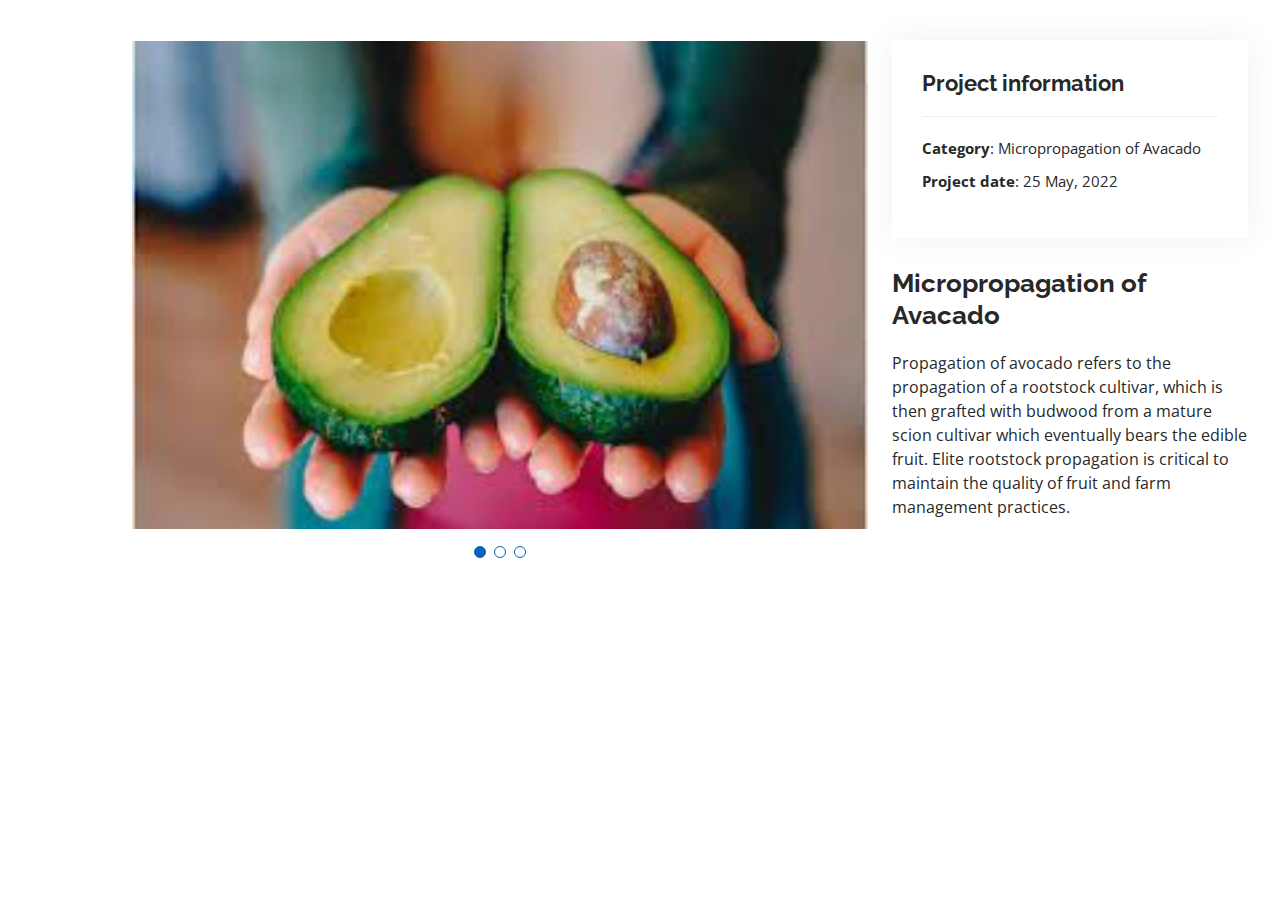
<file: portfolio-details.html>
<!DOCTYPE html>
<html lang="en">

<head>
  <meta charset="utf-8">
  <meta content="width=device-width, initial-scale=1.0" name="viewport">

  <title>Portfolio Details - Personal Bootstrap Template</title>
  <meta content="" name="description">
  <meta content="" name="keywords">

  <!-- Favicons -->
  <link href="assets/img/favicon.png" rel="icon">
  <link href="assets/img/apple-touch-icon.png" rel="apple-touch-icon">

  <!-- Google Fonts -->
  <link href="https://fonts.googleapis.com/css?family=Open+Sans:300,300i,400,400i,600,600i,700,700i|Raleway:300,300i,400,400i,500,500i,600,600i,700,700i|Poppins:300,300i,400,400i,500,500i,600,600i,700,700i" rel="stylesheet">

  <!-- Vendor CSS Files -->
  <link href="assets/vendor/aos/aos.css" rel="stylesheet">
  <link href="assets/vendor/bootstrap/css/bootstrap.min.css" rel="stylesheet">
  <link href="assets/vendor/bootstrap-icons/bootstrap-icons.css" rel="stylesheet">
  <link href="assets/vendor/boxicons/css/boxicons.min.css" rel="stylesheet">
  <link href="assets/vendor/glightbox/css/glightbox.min.css" rel="stylesheet">
  <link href="assets/vendor/swiper/swiper-bundle.min.css" rel="stylesheet">

  <!-- Template Main CSS File -->
  <link href="assets/css/style.css" rel="stylesheet">

  <!-- =======================================================
  * Template Name: MyResume - v4.7.0
  * Template URL: https://bootstrapmade.com/free-html-bootstrap-template-my-resume/
  * Author: BootstrapMade.com
  * License: https://bootstrapmade.com/license/
  ======================================================== -->
</head>

<body>

  <main id="main">

    <!-- ======= Portfolio Details Section ======= -->
    <section id="portfolio-details" class="portfolio-details">
      <div class="container">

        <div class="row gy-4">

          <div class="col-lg-8">
            <div class="portfolio-details-slider swiper">
              <div class="swiper-wrapper align-items-center">

                <div class="swiper-slide">
                  <img src="assets/img/portfolio/Avocado2.jpg" alt="">
                </div>

                <div class="swiper-slide">
                  <img src="assets/img/portfolio/Avocado.jpg" alt="">
                </div>

                <div class="swiper-slide">
                  <img src="assets/img/portfolio/Avocado3.jpg" alt="">
                </div>

              </div>
              <div class="swiper-pagination"></div>
            </div>
          </div>

          <div class="col-lg-4">
            <div class="portfolio-info">
              <h3>Project information</h3>
              <ul>
                <li><strong>Category</strong>: Micropropagation of Avacado</li>
                <li><strong>Project date</strong>: 25 May, 2022</li>
                
              </ul>
            </div>
            <div class="portfolio-description">
              <h2>Micropropagation of Avacado</h2>
              <p>
                Propagation of avocado refers to the propagation of a rootstock cultivar, which is then grafted with budwood from a mature scion cultivar which eventually bears the edible fruit. Elite rootstock propagation is critical to maintain the quality of fruit and farm management practices.</p>
            </div>
          </div>

        </div>

      </div>
    </section><!-- End Portfolio Details Section -->

  </main><!-- End #main -->

  <div id="preloader"></div>
  <a href="#" class="back-to-top d-flex align-items-center justify-content-center"><i class="bi bi-arrow-up-short"></i></a>

  <!-- Vendor JS Files -->
  <script src="assets/vendor/purecounter/purecounter.js"></script>
  <script src="assets/vendor/aos/aos.js"></script>
  <script src="assets/vendor/bootstrap/js/bootstrap.bundle.min.js"></script>
  <script src="assets/vendor/glightbox/js/glightbox.min.js"></script>
  <script src="assets/vendor/isotope-layout/isotope.pkgd.min.js"></script>
  <script src="assets/vendor/swiper/swiper-bundle.min.js"></script>
  <script src="assets/vendor/typed.js/typed.min.js"></script>
  <script src="assets/vendor/waypoints/noframework.waypoints.js"></script>
  <script src="assets/vendor/php-email-form/validate.js"></script>

  <!-- Template Main JS File -->
  <script src="assets/js/main.js"></script>

</body>

</html>
</file>
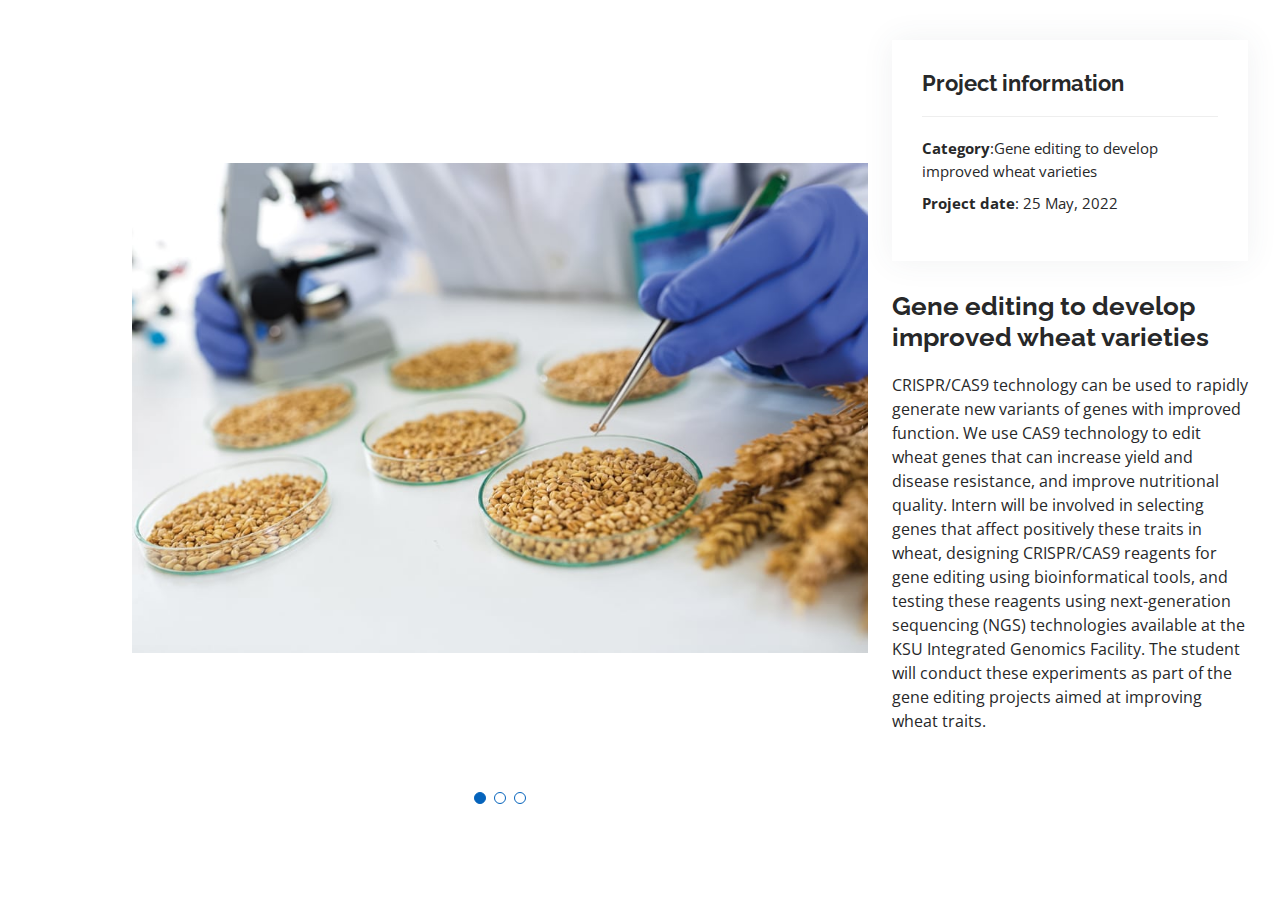
<file: portfolio-details3.html>
<!DOCTYPE html>
<html lang="en">

<head>
  <meta charset="utf-8">
  <meta content="width=device-width, initial-scale=1.0" name="viewport">

  <title>Portfolio Details - Personal Bootstrap Template</title>
  <meta content="" name="description">
  <meta content="" name="keywords">

  <!-- Favicons -->
  <link href="assets/img/favicon.png" rel="icon">
  <link href="assets/img/apple-touch-icon.png" rel="apple-touch-icon">

  <!-- Google Fonts -->
  <link href="https://fonts.googleapis.com/css?family=Open+Sans:300,300i,400,400i,600,600i,700,700i|Raleway:300,300i,400,400i,500,500i,600,600i,700,700i|Poppins:300,300i,400,400i,500,500i,600,600i,700,700i" rel="stylesheet">

  <!-- Vendor CSS Files -->
  <link href="assets/vendor/aos/aos.css" rel="stylesheet">
  <link href="assets/vendor/bootstrap/css/bootstrap.min.css" rel="stylesheet">
  <link href="assets/vendor/bootstrap-icons/bootstrap-icons.css" rel="stylesheet">
  <link href="assets/vendor/boxicons/css/boxicons.min.css" rel="stylesheet">
  <link href="assets/vendor/glightbox/css/glightbox.min.css" rel="stylesheet">
  <link href="assets/vendor/swiper/swiper-bundle.min.css" rel="stylesheet">

  <!-- Template Main CSS File -->
  <link href="assets/css/style.css" rel="stylesheet">

  <!-- =======================================================
  * Template Name: MyResume - v4.7.0
  * Template URL: https://bootstrapmade.com/free-html-bootstrap-template-my-resume/
  * Author: BootstrapMade.com
  * License: https://bootstrapmade.com/license/
  ======================================================== -->
</head>

<body>

  <main id="main">

    <!-- ======= Portfolio Details Section ======= -->
    <section id="portfolio-details" class="portfolio-details">
      <div class="container">

        <div class="row gy-4">

          <div class="col-lg-8">
            <div class="portfolio-details-slider swiper">
              <div class="swiper-wrapper align-items-center">

                <div class="swiper-slide">
                  <img src="assets/img/portfolio/Genetics1.jpeg" alt="">
                </div>

                <div class="swiper-slide">
                  <img src="assets/img/portfolio/Genetics2.jpeg" alt="">
                </div>

                <div class="swiper-slide">
                  <img src="assets/img/portfolio/Genetics3.jpeg" alt="">
                </div>

              </div>
              <div class="swiper-pagination"></div>
            </div>
          </div>

          <div class="col-lg-4">
            <div class="portfolio-info">
              <h3>Project information</h3>
              <ul>
                <li><strong>Category</strong>:Gene editing to develop improved wheat varieties</li>
                <li><strong>Project date</strong>: 25 May, 2022</li>
                
              </ul>
            </div>
            <div class="portfolio-description">
              <h2>Gene editing to develop improved wheat varieties</h2>
              <p>
                CRISPR/CAS9 technology can be used to rapidly generate new variants of genes with improved function. We use CAS9 technology to edit wheat genes that can increase yield and disease resistance, and improve nutritional quality. Intern will be involved in selecting genes that affect positively these traits in wheat, designing CRISPR/CAS9 reagents for gene editing using bioinformatical tools, and testing these reagents using next-generation sequencing (NGS) technologies available at the KSU Integrated Genomics Facility. The student will conduct these experiments as part of the gene editing projects aimed at improving wheat traits.</div>
          </div>

        </div>

      </div>
    </section><!-- End Portfolio Details Section -->

  </main><!-- End #main -->

  <div id="preloader"></div>
  <a href="#" class="back-to-top d-flex align-items-center justify-content-center"><i class="bi bi-arrow-up-short"></i></a>

  <!-- Vendor JS Files -->
  <script src="assets/vendor/purecounter/purecounter.js"></script>
  <script src="assets/vendor/aos/aos.js"></script>
  <script src="assets/vendor/bootstrap/js/bootstrap.bundle.min.js"></script>
  <script src="assets/vendor/glightbox/js/glightbox.min.js"></script>
  <script src="assets/vendor/isotope-layout/isotope.pkgd.min.js"></script>
  <script src="assets/vendor/swiper/swiper-bundle.min.js"></script>
  <script src="assets/vendor/typed.js/typed.min.js"></script>
  <script src="assets/vendor/waypoints/noframework.waypoints.js"></script>
  <script src="assets/vendor/php-email-form/validate.js"></script>

  <!-- Template Main JS File -->
  <script src="assets/js/main.js"></script>

</body>

</html>
</file>
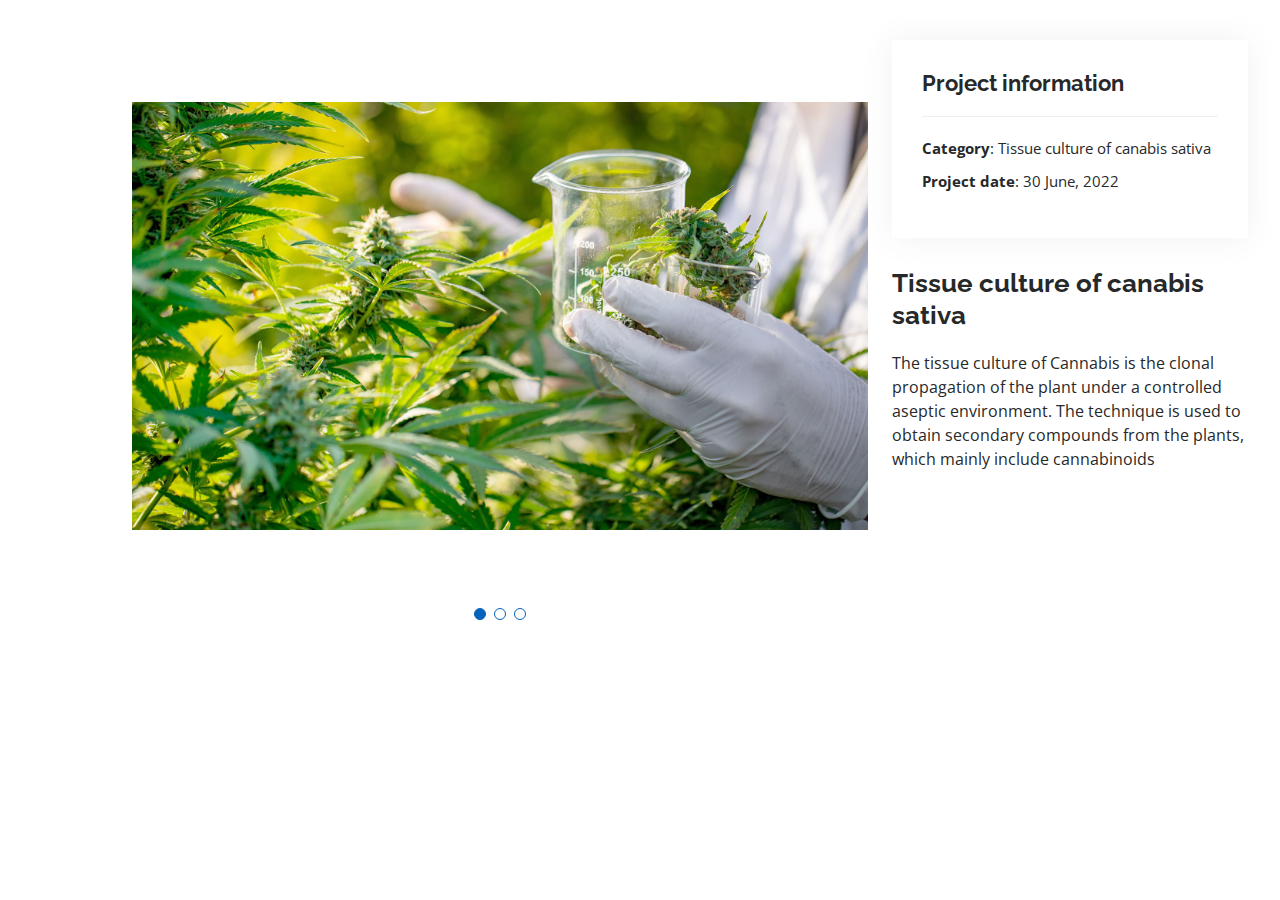
<file: portfolio_details2.html>
<!DOCTYPE html>
<html lang="en">

<head>
  <meta charset="utf-8">
  <meta content="width=device-width, initial-scale=1.0" name="viewport">

  <title>Portfolio Details - Personal Bootstrap Template</title>
  <meta content="" name="description">
  <meta content="" name="keywords">

  <!-- Favicons -->
  <link href="assets/img/favicon.png" rel="icon">
  <link href="assets/img/apple-touch-icon.png" rel="apple-touch-icon">

  <!-- Google Fonts -->
  <link href="https://fonts.googleapis.com/css?family=Open+Sans:300,300i,400,400i,600,600i,700,700i|Raleway:300,300i,400,400i,500,500i,600,600i,700,700i|Poppins:300,300i,400,400i,500,500i,600,600i,700,700i" rel="stylesheet">

  <!-- Vendor CSS Files -->
  <link href="assets/vendor/aos/aos.css" rel="stylesheet">
  <link href="assets/vendor/bootstrap/css/bootstrap.min.css" rel="stylesheet">
  <link href="assets/vendor/bootstrap-icons/bootstrap-icons.css" rel="stylesheet">
  <link href="assets/vendor/boxicons/css/boxicons.min.css" rel="stylesheet">
  <link href="assets/vendor/glightbox/css/glightbox.min.css" rel="stylesheet">
  <link href="assets/vendor/swiper/swiper-bundle.min.css" rel="stylesheet">

  <!-- Template Main CSS File -->
  <link href="assets/css/style.css" rel="stylesheet">

  <!-- =======================================================
  * Template Name: MyResume - v4.7.0
  * Template URL: https://bootstrapmade.com/free-html-bootstrap-template-my-resume/
  * Author: BootstrapMade.com
  * License: https://bootstrapmade.com/license/
  ======================================================== -->
</head>

<body>

  <main id="main">

    <!-- ======= Portfolio Details Section ======= -->
    <section id="portfolio-details" class="portfolio-details">
      <div class="container">

        <div class="row gy-4">

          <div class="col-lg-8">
            <div class="portfolio-details-slider swiper">
              <div class="swiper-wrapper align-items-center">

                <div class="swiper-slide">
                  <img src="assets/img/portfolio/medical-maryjane.jpg" alt="">
                </div>

                <div class="swiper-slide">
                  <img src="assets/img/portfolio/cannabis1.jpg" alt="">
                </div>

                <div class="swiper-slide">
                  <img src="assets/img/portfolio/Cannabis2.jpg" alt="">
                </div>

              </div>
              <div class="swiper-pagination"></div>
            </div>
          </div>

          <div class="col-lg-4">
            <div class="portfolio-info">
              <h3>Project information</h3>
              <ul>
                <li><strong>Category</strong>: Tissue culture of canabis sativa</li>
                <li><strong>Project date</strong>: 30 June, 2022</li>
                
              </ul>
            </div>
            <div class="portfolio-description">
              <h2>Tissue culture of canabis sativa</h2>
              <p>
                The tissue culture of Cannabis is the clonal propagation of the plant under a controlled aseptic environment. The technique is used to obtain secondary compounds from the plants, which mainly include cannabinoids</div>
          </div>

        </div>

      </div>
    </section><!-- End Portfolio Details Section -->

  </main><!-- End #main -->

  <div id="preloader"></div>
  <a href="#" class="back-to-top d-flex align-items-center justify-content-center"><i class="bi bi-arrow-up-short"></i></a>

  <!-- Vendor JS Files -->
  <script src="assets/vendor/purecounter/purecounter.js"></script>
  <script src="assets/vendor/aos/aos.js"></script>
  <script src="assets/vendor/bootstrap/js/bootstrap.bundle.min.js"></script>
  <script src="assets/vendor/glightbox/js/glightbox.min.js"></script>
  <script src="assets/vendor/isotope-layout/isotope.pkgd.min.js"></script>
  <script src="assets/vendor/swiper/swiper-bundle.min.js"></script>
  <script src="assets/vendor/typed.js/typed.min.js"></script>
  <script src="assets/vendor/waypoints/noframework.waypoints.js"></script>
  <script src="assets/vendor/php-email-form/validate.js"></script>

  <!-- Template Main JS File -->
  <script src="assets/js/main.js"></script>

</body>

</html>
</file>
<file: assets/css/style.css>
/**
* Template Name: MyResume - v4.7.0
* Template URL: https://bootstrapmade.com/free-html-bootstrap-template-my-resume/
* Author: BootstrapMade.com
* License: https://bootstrapmade.com/license/
*/

/*--------------------------------------------------------------
# General
--------------------------------------------------------------*/
body {
  font-family: "Open Sans", sans-serif;
  color: #272829;
}

a {
  color: #0563bb;
  text-decoration: none;
}

a:hover {
  color: #067ded;
  text-decoration: none;
}

h1, h2, h3, h4, h5, h6 {
  font-family: "Raleway", sans-serif;
}

/*--------------------------------------------------------------
# Back to top button
--------------------------------------------------------------*/
.back-to-top {
  position: fixed;
  visibility: hidden;
  opacity: 0;
  right: 15px;
  bottom: 15px;
  z-index: 996;
  background: #0563bb;
  width: 40px;
  height: 40px;
  border-radius: 50px;
  transition: all 0.4s;
}
.back-to-top i {
  font-size: 28px;
  color: #fff;
  line-height: 0;
}
.back-to-top:hover {
  background: #0678e3;
  color: #fff;
}
.back-to-top.active {
  visibility: visible;
  opacity: 1;
}

/*--------------------------------------------------------------
# Preloader
--------------------------------------------------------------*/
#preloader {
  position: fixed;
  top: 0;
  left: 0;
  right: 0;
  bottom: 0;
  z-index: 9999;
  overflow: hidden;
  background: #fff;
}

#preloader:before {
  content: "";
  position: fixed;
  top: calc(50% - 30px);
  left: calc(50% - 30px);
  border: 6px solid #0563bb;
  border-top-color: #fff;
  border-bottom-color: #fff;
  border-radius: 50%;
  width: 60px;
  height: 60px;
  -webkit-animation: animate-preloader 1s linear infinite;
  animation: animate-preloader 1s linear infinite;
}

@-webkit-keyframes animate-preloader {
  0% {
    transform: rotate(0deg);
  }
  100% {
    transform: rotate(360deg);
  }
}

@keyframes animate-preloader {
  0% {
    transform: rotate(0deg);
  }
  100% {
    transform: rotate(360deg);
  }
}
/*--------------------------------------------------------------
# Disable aos animation delay on mobile devices
--------------------------------------------------------------*/
@media screen and (max-width: 768px) {
  [data-aos-delay] {
    transition-delay: 0 !important;
  }
}
/*--------------------------------------------------------------
# Header
--------------------------------------------------------------*/
#header {
  position: fixed;
  top: 0;
  left: 0;
  bottom: 0;
  z-index: 9997;
  transition: all 0.5s;
  padding: 15px;
  overflow-y: auto;
}
@media (max-width: 992px) {
  #header {
    width: 300px;
    background: #fff;
    border-right: 1px solid #e6e9ec;
    left: -300px;
  }
}

@media (min-width: 992px) {
  #main {
    margin-left: 100px;
  }
}
/*--------------------------------------------------------------
# Navigation Menu
--------------------------------------------------------------*/
/**
* Desktop Navigation 
*/
.nav-menu {
  padding: 0;
  display: block;
}
.nav-menu * {
  margin: 0;
  padding: 0;
  list-style: none;
}
.nav-menu > ul > li {
  position: relative;
  white-space: nowrap;
}
.nav-menu a, .nav-menu a:focus {
  display: flex;
  align-items: center;
  color: #45505b;
  padding: 10px 18px;
  margin-bottom: 8px;
  transition: 0.3s;
  font-size: 15px;
  border-radius: 50px;
  background: #f2f3f5;
  height: 56px;
  width: 100%;
  overflow: hidden;
  transition: 0.3s;
}
.nav-menu a i, .nav-menu a:focus i {
  font-size: 20px;
}
.nav-menu a span, .nav-menu a:focus span {
  padding: 0 5px 0 7px;
  color: #45505b;
}
@media (min-width: 992px) {
  .nav-menu a, .nav-menu a:focus {
    width: 56px;
  }
  .nav-menu a span, .nav-menu a:focus span {
    display: none;
    color: #fff;
  }
}
.nav-menu a:hover, .nav-menu .active, .nav-menu .active:focus, .nav-menu li:hover > a {
  color: #fff;
  background: #0563bb;
}
.nav-menu a:hover span, .nav-menu .active span, .nav-menu .active:focus span, .nav-menu li:hover > a span {
  color: #fff;
}
.nav-menu a:hover, .nav-menu li:hover > a {
  width: 100%;
  color: #fff;
}
.nav-menu a:hover span, .nav-menu li:hover > a span {
  display: block;
}

/**
* Mobile Navigation 
*/
.mobile-nav-toggle {
  position: fixed;
  right: 10px;
  top: 10px;
  z-index: 9998;
  border: 0;
  background: none;
  font-size: 28px;
  transition: all 0.4s;
  outline: none !important;
  line-height: 0;
  cursor: pointer;
  border-radius: 50px;
  padding: 5px;
}
.mobile-nav-toggle i {
  color: #45505b;
}

.mobile-nav-active {
  overflow: hidden;
}
.mobile-nav-active #header {
  left: 0;
}
.mobile-nav-active .mobile-nav-toggle {
  color: #fff;
  background-color: #0563bb;
}

/*--------------------------------------------------------------
# Hero Section
--------------------------------------------------------------*/
#hero {
  width: 100%;
  height: 100vh;
  background: url("../img/cover4.jpg") top right no-repeat;
  background-size: cover;
  position: relative;
}
@media (min-width: 992px) {
  #hero {
    padding-left: 160px;
  }
}
#hero:before {
  content: "";
  background: rgba(255, 255, 255, 0.8);
  position: absolute;
  bottom: 0;
  top: 0;
  left: 0;
  right: 0;
}
#hero h1 {
  margin: 0;
  font-size: 64px;
  font-weight: 700;
  line-height: 56px;
  color: #45505b;
}
#hero p {
  color: #45505b;
  margin: 15px 0 0 0;
  font-size: 26px;
  font-family: "Poppins", sans-serif;
}
#hero p span {
  color: #0563bb;
  letter-spacing: 1px;
}
#hero .social-links {
  margin-top: 30px;
}
#hero .social-links a {
  font-size: 24px;
  display: inline-block;
  color: #45505b;
  line-height: 1;
  margin-right: 20px;
  transition: 0.3s;
}
#hero .social-links a:hover {
  color: #0563bb;
}
@media (max-width: 992px) {
  #hero {
    text-align: center;
  }
  #hero h1 {
    font-size: 32px;
    line-height: 36px;
  }
  #hero p {
    margin-top: 10px;
    font-size: 20px;
    line-height: 24px;
  }
}

/*--------------------------------------------------------------
# Sections General
--------------------------------------------------------------*/
section {
  padding: 60px 0;
  overflow: hidden;
}

.section-title {
  text-align: center;
  padding-bottom: 30px;
}
.section-title h2 {
  font-size: 32px;
  font-weight: bold;
  text-transform: uppercase;
  margin-bottom: 20px;
  padding-bottom: 20px;
  position: relative;
  color: #45505b;
}
.section-title h2::before {
  content: "";
  position: absolute;
  display: block;
  width: 120px;
  height: 1px;
  background: #ddd;
  bottom: 1px;
  left: calc(50% - 60px);
}
.section-title h2::after {
  content: "";
  position: absolute;
  display: block;
  width: 40px;
  height: 3px;
  background: #0563bb;
  bottom: 0;
  left: calc(50% - 20px);
}
.section-title p {
  margin-bottom: 0;
}

/*--------------------------------------------------------------
# About
--------------------------------------------------------------*/
.about .content h3 {
  font-weight: 700;
  font-size: 26px;
  color: #728394;
}
.about .content ul {
  list-style: none;
  padding: 0;
}
.about .content ul li {
  margin-bottom: 20px;
  display: flex;
  align-items: center;
}
.about .content ul strong {
  margin-right: 10px;
}
.about .content ul i {
  font-size: 16px;
  margin-right: 5px;
  color: #0563bb;
  line-height: 0;
}
.about .content p:last-child {
  margin-bottom: 0;
}
.about .profile{
  width: 10px;
  height: 5px;
}

/*--------------------------------------------------------------
# Facts
--------------------------------------------------------------*/
.facts .count-box {
  padding: 30px 30px 25px 30px;
  margin-top: 30px;
  width: 100%;
  position: relative;
  text-align: center;
  background: #fff;
}
.facts .count-box i {
  position: absolute;
  top: -25px;
  left: 50%;
  transform: translateX(-50%);
  font-size: 24px;
  background: #0563bb;
  color: #fff;
  border-radius: 50px;
  display: inline-flex;
  align-items: center;
  justify-content: center;
  width: 48px;
  height: 48px;
}
.facts .count-box span {
  font-size: 36px;
  display: block;
  font-weight: 600;
  color: #011426;
}
.facts .count-box p {
  padding: 0;
  margin: 0;
  font-family: "Raleway", sans-serif;
  font-size: 14px;
}

/*--------------------------------------------------------------
# Skills
--------------------------------------------------------------*/
.skills .progress {
  height: 60px;
  display: block;
  background: none;
  border-radius: 0;
}
.skills .progress .skill {
  padding: 10px 0;
  margin: 0;
  text-transform: uppercase;
  display: block;
  font-weight: 600;
  font-family: "Poppins", sans-serif;
  color: #45505b;
}
.skills .progress .skill .val {
  float: right;
  font-style: normal;
}
.skills .progress-bar-wrap {
  background: #f2f3f5;
}
.skills .progress-bar {
  width: 1px;
  height: 10px;
  transition: 0.9s;
  background-color: #0563bb;
}

/*--------------------------------------------------------------
# Resume
--------------------------------------------------------------*/
.resume .resume-title {
  font-size: 26px;
  font-weight: 700;
  margin-top: 20px;
  margin-bottom: 20px;
  color: #45505b;
}
.resume .resume-item {
  padding: 0 0 20px 20px;
  margin-top: -2px;
  border-left: 2px solid #0563bb;
  position: relative;
}
.resume .resume-item h4 {
  line-height: 18px;
  font-size: 18px;
  font-weight: 600;
  text-transform: uppercase;
  font-family: "Poppins", sans-serif;
  color: #0563bb;
  margin-bottom: 10px;
}
.resume .resume-item h5 {
  font-size: 16px;
  background: #f7f8f9;
  padding: 5px 15px;
  display: inline-block;
  font-weight: 600;
  margin-bottom: 10px;
}
.resume .resume-item ul {
  padding-left: 20px;
}
.resume .resume-item ul li {
  padding-bottom: 10px;
}
.resume .resume-item:last-child {
  padding-bottom: 0;
}
.resume .resume-item::before {
  content: "";
  position: absolute;
  width: 16px;
  height: 16px;
  border-radius: 50px;
  left: -9px;
  top: 0;
  background: #fff;
  border: 2px solid #0563bb;
}

/*--------------------------------------------------------------
# Portfolio
--------------------------------------------------------------*/
.portfolio .portfolio-item {
  margin-bottom: 30px;
}
.portfolio #portfolio-flters {
  padding: 0;
  margin: 0 auto 25px auto;
  list-style: none;
  text-align: center;
  background: #fff;
  border-radius: 50px;
  padding: 2px 15px;
}
.portfolio #portfolio-flters li {
  cursor: pointer;
  display: inline-block;
  padding: 10px 15px;
  font-size: 14px;
  font-weight: 600;
  line-height: 1;
  text-transform: uppercase;
  color: #272829;
  margin-bottom: 5px;
  transition: all 0.3s ease-in-out;
}
.portfolio #portfolio-flters li:hover, .portfolio #portfolio-flters li.filter-active {
  color: #0563bb;
}
.portfolio #portfolio-flters li:last-child {
  margin-right: 0;
}
.portfolio .portfolio-wrap {
  width: auto;
  transition: 0.3s;
  position: relative;
  overflow: hidden;
  z-index: 1;
  background: rgb(255, 255, 255);
}
.portfolio .portfolio-wrap::before {
  content: "";
  background: rgba(255, 255, 255, 0.7);
  position: absolute;
  left: 30px;
  right: 30px;
  top: 30px;
  bottom: 30px;
  transition: all ease-in-out 0.3s;
  z-index: 2;
  opacity: 0;
}
.portfolio .portfolio-wrap .portfolio-info {
  opacity: 0;
  position: absolute;
  top: 0;
  left: 0;
  right: 0;
  bottom: 0;
  text-align: center;
  z-index: 3;
  transition: all ease-in-out 0.3s;
  display: flex;
  flex-direction: column;
  justify-content: center;
  align-items: center;
}
.portfolio .portfolio-wrap .portfolio-info::before {
  display: block;
  content: "";
  width: 48px;
  height: 48px;
  position: absolute;
  top: 35px;
  left: 35px;
  border-top: 3px solid #d7dce1;
  border-left: 3px solid #d7dce1;
  transition: all 0.5s ease 0s;
  z-index: 9994;
}
.portfolio .portfolio-wrap .portfolio-info::after {
  display: block;
  content: "";
  width: 48px;
  height: 48px;
  position: absolute;
  bottom: 35px;
  right: 35px;
  border-bottom: 3px solid #d7dce1;
  border-right: 3px solid #d7dce1;
  transition: all 0.5s ease 0s;
  z-index: 9994;
}
.portfolio .portfolio-wrap .portfolio-info h4 {
  font-size: 20px;
  color: #45505b;
  font-weight: 600;
}
.portfolio .portfolio-wrap .portfolio-info p {
  color: #45505b;
  font-size: 14px;
  text-transform: uppercase;
  padding: 0;
  margin: 0;
}
.portfolio .portfolio-wrap .portfolio-links {
  text-align: center;
  z-index: 4;
}
.portfolio .portfolio-wrap .portfolio-links a {
  color: #45505b;
  margin: 0 2px;
  font-size: 28px;
  display: inline-block;
  transition: 0.3s;
}
.portfolio .portfolio-wrap .portfolio-links a:hover {
  color: #148af9;
}
.portfolio .portfolio-wrap:hover::before {
  top: 0;
  left: 0;
  right: 0;
  bottom: 0;
  opacity: 1;
}
.portfolio .portfolio-wrap:hover .portfolio-info {
  opacity: 1;
}
.portfolio .portfolio-wrap:hover .portfolio-info::before {
  top: 15px;
  left: 15px;
}
.portfolio .portfolio-wrap:hover .portfolio-info::after {
  bottom: 15px;
  right: 15px;
}

/*--------------------------------------------------------------
# Portfolio Details
--------------------------------------------------------------*/
.portfolio-details {
  padding-top: 40px;
}
.portfolio-details .portfolio-details-slider img {
  width: 100%;
}
.portfolio-details .portfolio-details-slider .swiper-pagination {
  margin-top: 20px;
  position: relative;
}
.portfolio-details .portfolio-details-slider .swiper-pagination .swiper-pagination-bullet {
  width: 12px;
  height: 12px;
  background-color: #fff;
  opacity: 1;
  border: 1px solid #0563bb;
}
.portfolio-details .portfolio-details-slider .swiper-pagination .swiper-pagination-bullet-active {
  background-color: #0563bb;
}
.portfolio-details .portfolio-info {
  padding: 30px;
  box-shadow: 0px 0 30px rgba(69, 80, 91, 0.08);
}
.portfolio-details .portfolio-info h3 {
  font-size: 22px;
  font-weight: 700;
  margin-bottom: 20px;
  padding-bottom: 20px;
  border-bottom: 1px solid #eee;
}
.portfolio-details .portfolio-info ul {
  list-style: none;
  padding: 0;
  font-size: 15px;
}
.portfolio-details .portfolio-info ul li + li {
  margin-top: 10px;
}
.portfolio-details .portfolio-description {
  padding-top: 30px;
}
.portfolio-details .portfolio-description h2 {
  font-size: 26px;
  font-weight: 700;
  margin-bottom: 20px;
}
.portfolio-details .portfolio-description p {
  padding: 0;
}

/*--------------------------------------------------------------
# Services
--------------------------------------------------------------*/
.services .icon-box {
  text-align: center;
  padding: 70px 20px 80px 20px;
  transition: all ease-in-out 0.3s;
  background: #fff;
  box-shadow: 0px 5px 90px 0px rgba(110, 123, 131, 0.05);
}
.services .icon-box .icon {
  margin: 0 auto;
  width: 100px;
  height: 100px;
  display: flex;
  align-items: center;
  justify-content: center;
  transition: ease-in-out 0.3s;
  position: relative;
}
.services .icon-box .icon i {
  font-size: 36px;
  transition: 0.5s;
  position: relative;
}
.services .icon-box .icon svg {
  position: absolute;
  top: 0;
  left: 0;
}
.services .icon-box .icon svg path {
  transition: 0.5s;
  fill: #f5f5f5;
}
.services .icon-box h4 {
  font-weight: 600;
  margin: 10px 0 15px 0;
  font-size: 22px;
}
.services .icon-box h4 a {
  color: #45505b;
  transition: ease-in-out 0.3s;
}
.services .icon-box p {
  line-height: 24px;
  font-size: 14px;
  margin-bottom: 0;
}
.services .icon-box:hover {
  border-color: #fff;
  box-shadow: 0px 0 35px 0 rgba(0, 0, 0, 0.08);
}
.services .iconbox-blue i {
  color: #47aeff;
}
.services .iconbox-blue:hover .icon i {
  color: #fff;
}
.services .iconbox-blue:hover .icon path {
  fill: #47aeff;
}
.services .iconbox-orange i {
  color: #ffa76e;
}
.services .iconbox-orange:hover .icon i {
  color: #fff;
}
.services .iconbox-orange:hover .icon path {
  fill: #ffa76e;
}
.services .iconbox-pink i {
  color: #e80368;
}
.services .iconbox-pink:hover .icon i {
  color: #fff;
}
.services .iconbox-pink:hover .icon path {
  fill: #e80368;
}
.services .iconbox-yellow i {
  color: #ffbb2c;
}
.services .iconbox-yellow:hover .icon i {
  color: #fff;
}
.services .iconbox-yellow:hover .icon path {
  fill: #ffbb2c;
}
.services .iconbox-red i {
  color: #ff5828;
}
.services .iconbox-red:hover .icon i {
  color: #fff;
}
.services .iconbox-red:hover .icon path {
  fill: #ff5828;
}
.services .iconbox-teal i {
  color: #11dbcf;
}
.services .iconbox-teal:hover .icon i {
  color: #fff;
}
.services .iconbox-teal:hover .icon path {
  fill: #11dbcf;
}

/*--------------------------------------------------------------
# Testimonials
--------------------------------------------------------------*/
.testimonials .section-header {
  margin-bottom: 40px;
}
.testimonials .testimonials-carousel, .testimonials .testimonials-slider {
  overflow: hidden;
}
.testimonials .testimonial-item {
  text-align: center;
}
.testimonials .testimonial-item .testimonial-img {
  width: 120px;
  border-radius: 50%;
  border: 4px solid #fff;
  margin: 0 auto;
}
.testimonials .testimonial-item h3 {
  font-size: 20px;
  font-weight: bold;
  margin: 10px 0 5px 0;
  color: #111;
}
.testimonials .testimonial-item h4 {
  font-size: 14px;
  color: #999;
  margin: 0 0 15px 0;
}
.testimonials .testimonial-item .quote-icon-left, .testimonials .testimonial-item .quote-icon-right {
  color: #90c8fc;
  font-size: 26px;
}
.testimonials .testimonial-item .quote-icon-left {
  display: inline-block;
  left: -5px;
  position: relative;
}
.testimonials .testimonial-item .quote-icon-right {
  display: inline-block;
  right: -5px;
  position: relative;
  top: 10px;
}
.testimonials .testimonial-item p {
  font-style: italic;
  margin: 0 auto 15px auto;
}
.testimonials .swiper-pagination {
  margin-top: 20px;
  position: relative;
}
.testimonials .swiper-pagination .swiper-pagination-bullet {
  width: 12px;
  height: 12px;
  background-color: #fff;
  opacity: 1;
  border: 1px solid #0563bb;
}
.testimonials .swiper-pagination .swiper-pagination-bullet-active {
  background-color: #0563bb;
}
@media (min-width: 992px) {
  .testimonials .testimonial-item p {
    width: 80%;
  }
}

/*--------------------------------------------------------------
# Contact
--------------------------------------------------------------*/
.contact .info {
  width: 100%;
  background: #fff;
}
.contact .info i {
  font-size: 20px;
  color: #0563bb;
  float: left;
  width: 44px;
  height: 44px;
  background: #eef7ff;
  display: flex;
  justify-content: center;
  align-items: center;
  border-radius: 50px;
  transition: all 0.3s ease-in-out;
}
.contact .info h4 {
  padding: 0 0 0 60px;
  font-size: 22px;
  font-weight: 600;
  margin-bottom: 5px;
  color: #45505b;
}
.contact .info p {
  padding: 0 0 0 60px;
  margin-bottom: 0;
  font-size: 14px;
  color: #728394;
}
.contact .info .email, .contact .info .phone {
  margin-top: 40px;
}
.contact .info .email:hover i, .contact .info .address:hover i, .contact .info .phone:hover i {
  background: #0563bb;
  color: #fff;
}
.contact .php-email-form {
  width: 100%;
  background: #fff;
}
.contact .php-email-form .form-group {
  padding-bottom: 8px;
}
.contact .php-email-form .error-message {
  display: none;
  color: #fff;
  background: #ed3c0d;
  text-align: left;
  padding: 15px;
  font-weight: 600;
}
.contact .php-email-form .error-message br + br {
  margin-top: 25px;
}
.contact .php-email-form .sent-message {
  display: none;
  color: #fff;
  background: #18d26e;
  text-align: center;
  padding: 15px;
  font-weight: 600;
}
.contact .php-email-form .loading {
  display: none;
  background: #fff;
  text-align: center;
  padding: 15px;
}
.contact .php-email-form .loading:before {
  content: "";
  display: inline-block;
  border-radius: 50%;
  width: 24px;
  height: 24px;
  margin: 0 10px -6px 0;
  border: 3px solid #18d26e;
  border-top-color: #eee;
  -webkit-animation: animate-loading 1s linear infinite;
  animation: animate-loading 1s linear infinite;
}
.contact .php-email-form input, .contact .php-email-form textarea {
  border-radius: 4px;
  box-shadow: none;
  font-size: 14px;
}
.contact .php-email-form input {
  height: 44px;
}
.contact .php-email-form textarea {
  padding: 10px 12px;
}
.contact .php-email-form button[type=submit] {
  background: #0563bb;
  border: 0;
  padding: 10px 35px;
  color: #fff;
  transition: 0.4s;
  border-radius: 50px;
}
.contact .php-email-form button[type=submit]:hover {
  background: #0678e3;
}
@-webkit-keyframes animate-loading {
  0% {
    transform: rotate(0deg);
  }
  100% {
    transform: rotate(360deg);
  }
}
@keyframes animate-loading {
  0% {
    transform: rotate(0deg);
  }
  100% {
    transform: rotate(360deg);
  }
}

/*--------------------------------------------------------------
# Footer
--------------------------------------------------------------*/
#footer {
  background: #f7f8f9;
  color: #45505b;
  font-size: 14px;
  text-align: center;
  padding: 30px 0;
}
#footer h3 {
  font-size: 36px;
  font-weight: 700;
  position: relative;
  font-family: "Poppins", sans-serif;
  padding: 0;
  margin: 0 0 15px 0;
}
#footer p {
  font-size: 15;
  font-style: italic;
  padding: 0;
  margin: 0 0 40px 0;
}
#footer .social-links {
  margin: 0 0 40px 0;
}
#footer .social-links a {
  font-size: 18px;
  display: inline-block;
  background: #0563bb;
  color: #fff;
  line-height: 1;
  padding: 8px 0;
  margin-right: 4px;
  border-radius: 50%;
  text-align: center;
  width: 36px;
  height: 36px;
  transition: 0.3s;
}
#footer .social-links a:hover {
  background: #0678e3;
  color: #fff;
  text-decoration: none;
}
#footer .copyright {
  margin: 0 0 5px 0;
}
#footer .credits {
  font-size: 13px;
}
</file>
